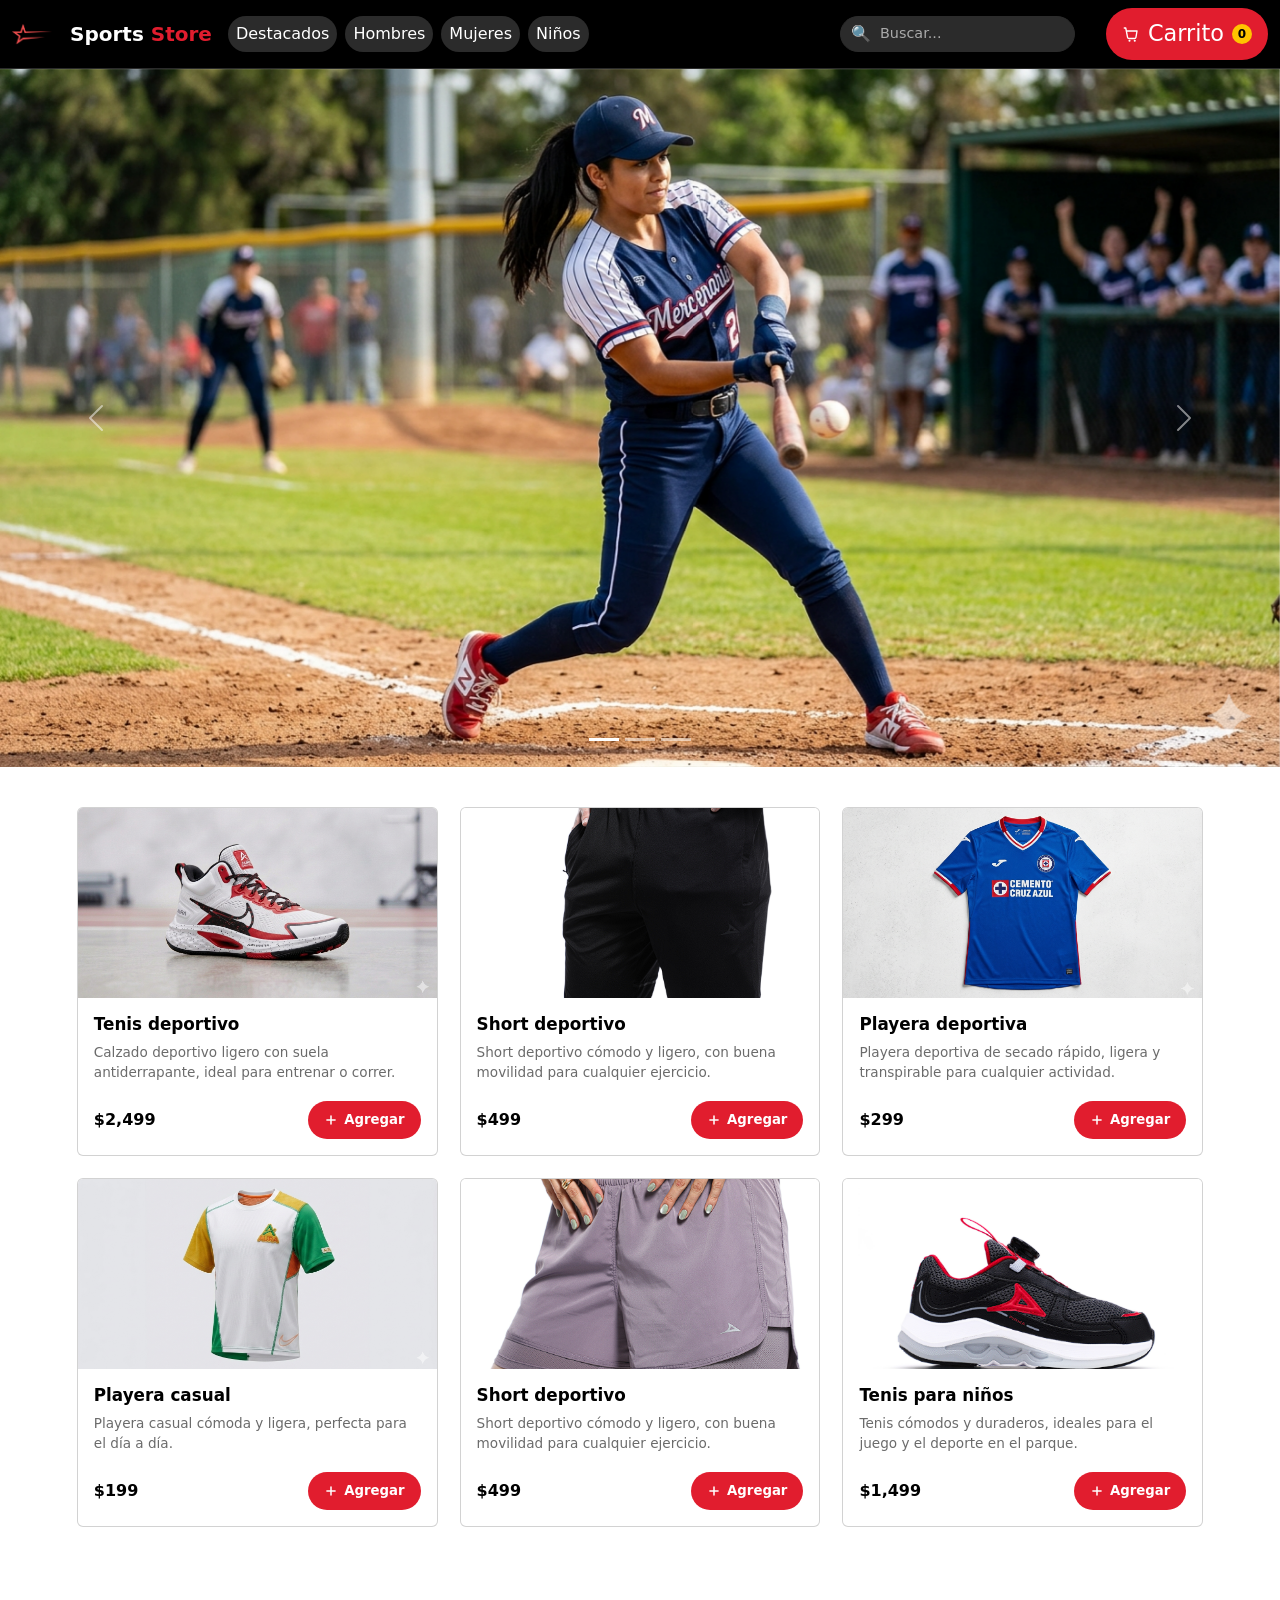
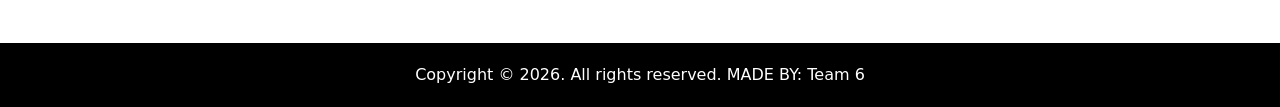
<file: index.html>
<!DOCTYPE html>
<html lang="en">

<head>
    <meta charset="UTF-8">
    <meta name="viewport" content="width=device-width, initial-scale=1.0">
    <title>Document</title>
    <link rel="stylesheet" href="style.css">
    <link href="https://cdn.jsdelivr.net/npm/bootstrap@5.3.8/dist/css/bootstrap.min.css" rel="stylesheet"
        integrity="sha384-sRIl4kxILFvY47J16cr9ZwB07vP4J8+LH7qKQnuqkuIAvNWLzeN8tE5YBujZqJLB" crossorigin="anonymous">
</head>

<body class="d-flex flex-column min-vh-100">
  <!-- Inicia el Nav -->
    <nav class="navbar navbar-expand-lg">
        <div class="container-fluid">

            <a class="navbar-brand d-flex align-items-center" href="#">
                <div class="logo-wrapper">
                   
                    <img src="./Pictures/Sports store.png" alt="Logo" class="custom-logo">
                    <span class="ms-2">Sports <span class="text-red">Store</span></span>
                </div>
            </a>

            <!-- Botón Móvil -->
            <button class="navbar-toggler" type="button" data-bs-toggle="collapse" data-bs-target="#navbarNav">
                <span class="navbar-toggler-icon"></span>
            </button>

            <div class="collapse navbar-collapse" id="navbarNav">
                <ul class="navbar-nav me-auto mb-2 mb-lg-0">
                    <li class="nav-item"><a class="nav-link" href="#">Destacados</a></li>
                    <li class="nav-item"><a class="nav-link" href="#">Hombres</a></li>
                    <li class="nav-item"><a class="nav-link" href="#">Mujeres</a></li>
                    <li class="nav-item"><a class="nav-link" href="#">Niños</a></li>
                </ul>


                <div class="d-flex align-items-center">
                    <form class="search-container me-3" role="search">
                        <span class="search-icon">🔍</span>
                        <input class="form-control" type="search" placeholder="Buscar...">
                    </form>
                    <div class="cart-icon">
                          <button class="cart-btn" id="cartToggle" aria-label="Abrir carrito">
                            <svg viewBox="0 0 24 24" fill="none" stroke="currentColor" stroke-width="1.8"><path d="M3 4h2l2.4 12.4a2 2 0 0 0 2 1.6h7.2a2 2 0 0 0 2-1.6L20 8H6" stroke-linecap="round" stroke-linejoin="round"/><circle cx="10" cy="21" r="1.4" fill="currentColor" stroke="none"/><circle cx="17" cy="21" r="1.4" fill="currentColor" stroke="none"/></svg>
                            <span>Carrito</span>
                            <span class="cart-count mono" id="cartCount">0</span>
                        </button>
                    </div>
                </div>
            </div>
        </div>
    </nav>
    <!-- Termina el Nav -->

   
    <main class="flex-grow-1">
        <!--******primer carrusel***********************************************-->
        <div id="carouselExampleIndicators" class="carousel slide">
            <div class="carousel-indicators">
            <button
                type="button"
                data-bs-target="#carouselExampleIndicators"
                data-bs-slide-to="0"
                class="active"
                aria-current="true"
                aria-label="Slide 1"
            ></button>
            <button
                type="button"
                data-bs-target="#carouselExampleIndicators"
                data-bs-slide-to="1"
                aria-label="Slide 2"
            ></button>
            <button
                type="button"
                data-bs-target="#carouselExampleIndicators"
                data-bs-slide-to="2"
                aria-label="Slide 3"
            ></button>
            </div>
            <div class="carousel-inner">
            <div class="carousel-item active">
                <img
                src="./Pictures/Nujer_bateando.png"
                class="d-block w-100"
                alt="../"
                />
            </div>
            <div class="carousel-item">
                <img
                src="./Pictures/Hombre_corriendo.png"
                class="d-block w-100"
                alt="..."
                />
            </div>
            <div class="carousel-item">
                <img
                src="./Pictures/TenisNegroYDorado.png"
                class="d-block w-100"
                alt="..."
                />
            </div>
            </div>
            <div class="container">
            <button
            class="carousel-control-prev"
            type="button"
            data-bs-target="#carouselExampleIndicators"
            data-bs-slide="prev"
            >
            <span class="carousel-control-prev-icon" aria-hidden="true"></span>
            <span class="visually-hidden">Previous</span>
            </button>
            <button
            class="carousel-control-next"
            type="button"
            data-bs-target="#carouselExampleIndicators"
            data-bs-slide="next"
            >
            <span class="carousel-control-next-icon" aria-hidden="true"></span>
            <span class="visually-hidden">Next</span>
            </button>
            </div>
        </div>
    
    </div>
    </main>
    
     <!--Carrito-->
    <section class="products" id="productos">
            <div class="grid" id="productGrid"></div>
            </section>

            <div class="overlay" id="overlay"></div>
            <aside class="drawer" id="drawer" aria-label="Carrito de compras">
            <div class="drawer-head">
                <h2>Tu carrito</h2>
                <button class="close-btn" id="closeCart" aria-label="Cerrar carrito">
                <svg viewBox="0 0 24 24" fill="none" stroke="currentColor" stroke-width="2"><path d="M6 6l12 12M18 6L6 18" stroke-linecap="round"/></svg>
                </button>
            </div>
            <div class="drawer-items" id="drawerItems"></div>
            <div class="drawer-foot" id="drawerFoot"></div>
    </aside>
    <!--Fin de Carrito-->



     <!--Pie de página-->
    <footer class="footer text-center mt-3">
        <div class="container">
            <p>Copyright &copy; 2026. All rights reserved. <span class="text-danger"></span>MADE BY: Team 6</p>
        </div>

    </footer>
    <!--Fin de página-->


    <script src="script.js"></script>
    <script src="https://cdn.jsdelivr.net/npm/bootstrap@5.3.8/dist/js/bootstrap.bundle.min.js" integrity="sha384-FKyoEForCGlyvwx9Hj09JcYn3nv7wiPVlz7YYwJrWVcXK/BmnVDxM+D2scQbITxI" crossorigin="anonymous"></script>
</body>

</html>
</file>
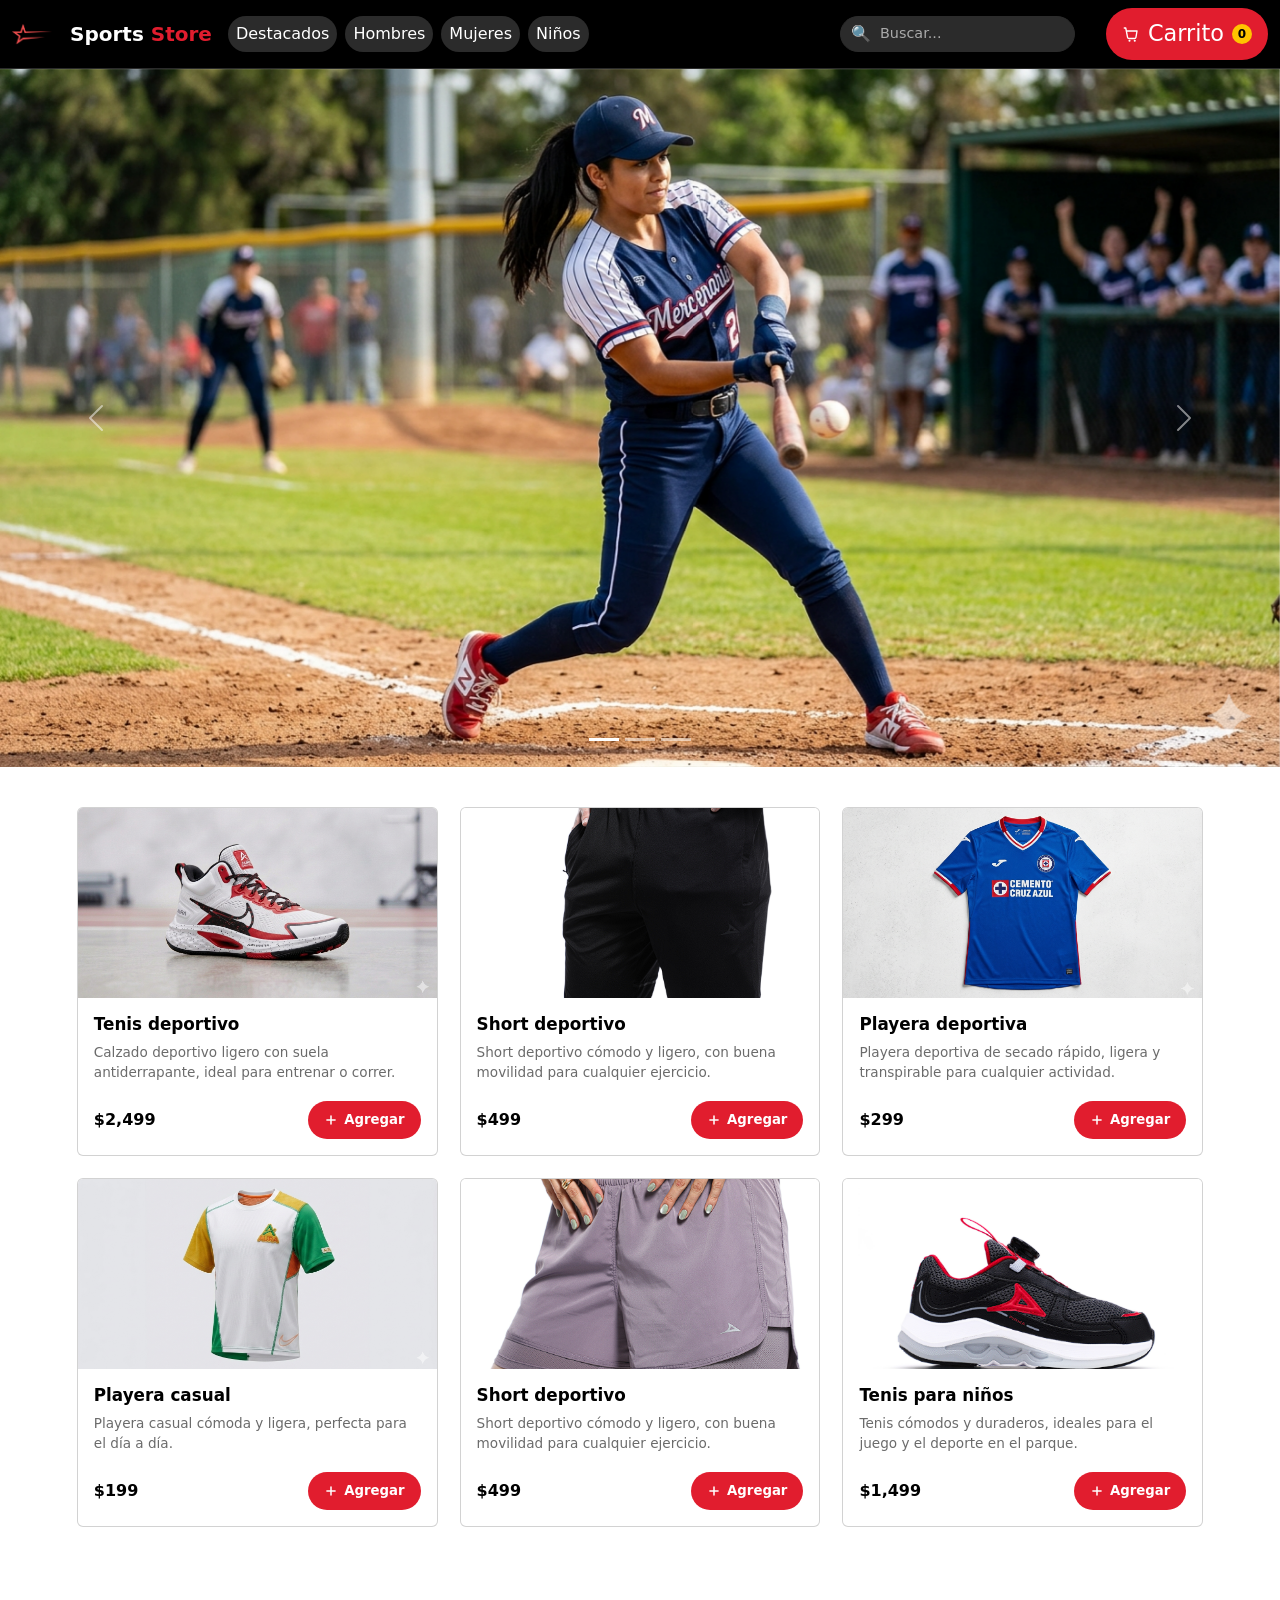
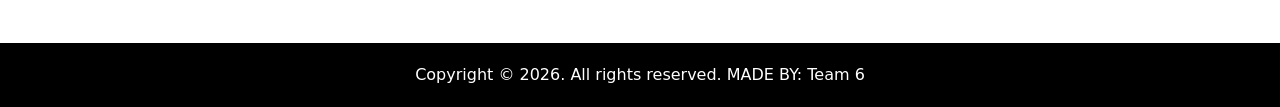
<file: TiendaDeportiva/index.html>
<!DOCTYPE html>
<html lang="en">

<head>
    <meta charset="UTF-8">
    <meta name="viewport" content="width=device-width, initial-scale=1.0">
    <title>Document</title>
    <link rel="stylesheet" href="style.css">
    <link href="https://cdn.jsdelivr.net/npm/bootstrap@5.3.8/dist/css/bootstrap.min.css" rel="stylesheet"
        integrity="sha384-sRIl4kxILFvY47J16cr9ZwB07vP4J8+LH7qKQnuqkuIAvNWLzeN8tE5YBujZqJLB" crossorigin="anonymous">
</head>

<body class="d-flex flex-column min-vh-100">
  <!-- Inicia el Nav -->
    <nav class="navbar navbar-expand-lg">
        <div class="container-fluid">

            <a class="navbar-brand d-flex align-items-center" href="#">
                <div class="logo-wrapper">
                   
                    <img src="/Pictures/Sports store.png" alt="Logo" class="custom-logo">
                    <span class="ms-2">Sports <span class="text-red">Store</span></span>
                </div>
            </a>

            <!-- Botón Móvil -->
            <button class="navbar-toggler" type="button" data-bs-toggle="collapse" data-bs-target="#navbarNav">
                <span class="navbar-toggler-icon"></span>
            </button>

            <div class="collapse navbar-collapse" id="navbarNav">
                <ul class="navbar-nav me-auto mb-2 mb-lg-0">
                    <li class="nav-item"><a class="nav-link" href="#">Destacados</a></li>
                    <li class="nav-item"><a class="nav-link" href="#">Hombres</a></li>
                    <li class="nav-item"><a class="nav-link" href="#">Mujeres</a></li>
                    <li class="nav-item"><a class="nav-link" href="#">Niños</a></li>
                </ul>


                <div class="d-flex align-items-center">
                    <form class="search-container me-3" role="search">
                        <span class="search-icon">🔍</span>
                        <input class="form-control" type="search" placeholder="Buscar...">
                    </form>
                    <div class="cart-icon">
                          <button class="cart-btn" id="cartToggle" aria-label="Abrir carrito">
                            <svg viewBox="0 0 24 24" fill="none" stroke="currentColor" stroke-width="1.8"><path d="M3 4h2l2.4 12.4a2 2 0 0 0 2 1.6h7.2a2 2 0 0 0 2-1.6L20 8H6" stroke-linecap="round" stroke-linejoin="round"/><circle cx="10" cy="21" r="1.4" fill="currentColor" stroke="none"/><circle cx="17" cy="21" r="1.4" fill="currentColor" stroke="none"/></svg>
                            <span>Carrito</span>
                            <span class="cart-count mono" id="cartCount">0</span>
                        </button>
                    </div>
                </div>
            </div>
        </div>
    </nav>
    <!-- Termina el Nav -->

   
    <main class="flex-grow-1">
        <!--******primer carrusel***********************************************-->
        <div id="carouselExampleIndicators" class="carousel slide">
            <div class="carousel-indicators">
            <button
                type="button"
                data-bs-target="#carouselExampleIndicators"
                data-bs-slide-to="0"
                class="active"
                aria-current="true"
                aria-label="Slide 1"
            ></button>
            <button
                type="button"
                data-bs-target="#carouselExampleIndicators"
                data-bs-slide-to="1"
                aria-label="Slide 2"
            ></button>
            <button
                type="button"
                data-bs-target="#carouselExampleIndicators"
                data-bs-slide-to="2"
                aria-label="Slide 3"
            ></button>
            </div>
            <div class="carousel-inner">
            <div class="carousel-item active">
                <img
                src="../Pictures/Nujer_bateando.png"
                class="d-block w-100"
                alt="../"
                />
            </div>
            <div class="carousel-item">
                <img
                src="../Pictures/Hombre_corriendo.png"
                class="d-block w-100"
                alt="..."
                />
            </div>
            <div class="carousel-item">
                <img
                src="../Pictures/TenisNegroYDorado.png"
                class="d-block w-100"
                alt="..."
                />
            </div>
            </div>
            <div class="container">
            <button
            class="carousel-control-prev"
            type="button"
            data-bs-target="#carouselExampleIndicators"
            data-bs-slide="prev"
            >
            <span class="carousel-control-prev-icon" aria-hidden="true"></span>
            <span class="visually-hidden">Previous</span>
            </button>
            <button
            class="carousel-control-next"
            type="button"
            data-bs-target="#carouselExampleIndicators"
            data-bs-slide="next"
            >
            <span class="carousel-control-next-icon" aria-hidden="true"></span>
            <span class="visually-hidden">Next</span>
            </button>
            </div>
        </div>
    
    </div>
    </main>
    
     <!--Carrito-->
    <section class="products" id="productos">
            <div class="grid" id="productGrid"></div>
            </section>

            <div class="overlay" id="overlay"></div>
            <aside class="drawer" id="drawer" aria-label="Carrito de compras">
            <div class="drawer-head">
                <h2>Tu carrito</h2>
                <button class="close-btn" id="closeCart" aria-label="Cerrar carrito">
                <svg viewBox="0 0 24 24" fill="none" stroke="currentColor" stroke-width="2"><path d="M6 6l12 12M18 6L6 18" stroke-linecap="round"/></svg>
                </button>
            </div>
            <div class="drawer-items" id="drawerItems"></div>
            <div class="drawer-foot" id="drawerFoot"></div>
    </aside>
    <!--Fin de Carrito-->



     <!--Pie de página-->
    <footer class="footer text-center mt-3">
        <div class="container">
            <p>Copyright &copy; 2026. All rights reserved. <span class="text-danger"></span>MADE BY: Team 6</p>
        </div>

    </footer>
    <!--Fin de página-->


    <script src="script.js"></script>
    <script src="https://cdn.jsdelivr.net/npm/bootstrap@5.3.8/dist/js/bootstrap.bundle.min.js" integrity="sha384-FKyoEForCGlyvwx9Hj09JcYn3nv7wiPVlz7YYwJrWVcXK/BmnVDxM+D2scQbITxI" crossorigin="anonymous"></script>
</body>

</html>
</file>
<file: style.css>
/* =========================================================
   TIENDA — HOJA DE ESTILOS UNIFICADA
   Estructura: Header (navbar + carrito) > Contenido > Footer
   Paleta: negro, rojo, gris y amarillo sobre fondo blanco
   ========================================================= */

/* ---------- 0. Tokens de diseño ---------- */
:root {
  --black:  #000000;
  --red:    #e11d2e;
  --yellow: #ffc400;
  --gray:       #6b6b6b;   /* texto/gris medio sobre fondo blanco */
  --gray-light: #e4e4e4;   /* bordes y fondos sutiles */
  --gray-dark:  #2b2b2b;   /* superficies oscuras (navbar, footer) */
  --white:  #ffffff;

  --radius:      10px;   /* tarjetas, inputs, drawer */
  --radius-pill: 999px;  /* botones, chips, iconos redondos */

  --font-base: 'Inter', sans-serif;
}

/* ---------- 1. Reset y base ---------- */
*{ box-sizing: border-box; }
html, body{ margin: 0; padding: 0; width: 100%; height: 100%; }

body{
  background: var(--white);
  color: var(--black);
  font-family: var(--font-base);
  -webkit-font-smoothing: antialiased;
}

a{ color: inherit; text-decoration: none; }
button{
  font-family: inherit;
  cursor: pointer;
  border: none;
  background: none;
  color: inherit;
}

@media (prefers-reduced-motion: reduce){
  *{ transition: none !important; animation: none !important; }
}

/* =========================================================
   2. HEADER  (navbar + logo + buscador + carrito)
   ========================================================= */
header,
.navbar{
  display: flex;
  align-items: center;
  justify-content: space-between;
  gap: 16px;
  padding: 14px 6vw;
  background: var(--black) !important;
  color: var(--white);
  border-bottom: 1px solid var(--gray-dark);
  box-shadow: 0 2px 10px rgba(0,0,0,0.15);
}

/* --- Logo y marca --- */
.logo-wrapper{
  position: relative;
  display: flex;
  align-items: center;
  gap: 10px;
}
.custom-logo{
  width: 40px;
  height: auto;
  display: block;
  object-fit: contain;
}
.navbar-brand{
  color: var(--white) !important;
  font-weight: 700;
  font-size: 1.2rem;
}

/* Tooltip de marca — acento amarillo en vez del azul original */
.brand-tooltip{
  position: absolute;
  top: -40px;
  left: 50%;
  transform: translateX(-50%);
  background-color: var(--yellow);
  color: var(--black);
  padding: 4px 8px;
  border-radius: var(--radius);
  font-size: 0.75rem;
  font-weight: 700;
  white-space: nowrap;
  z-index: 10;
}
.brand-tooltip::after{
  content: '';
  position: absolute;
  bottom: -4px;
  left: 50%;
  transform: translateX(-50%);
  border-width: 4px;
  border-style: solid;
  border-color: var(--yellow) transparent transparent transparent;
}

/* --- Menú de navegación --- */
.nav-item .nav-link{
  background-color: var(--gray-dark);
  color: var(--white) !important;
  border-radius: var(--radius-pill);
  padding: 6px 16px;
  margin-right: 8px;
  transition: background 0.3s;
}
.nav-item .nav-link:hover{
  background-color: var(--red);
}

/* --- Buscador --- */
.search-container{
  background-color: var(--gray-dark);
  border-radius: var(--radius-pill);
  padding: 2px 10px;
  display: flex;
  align-items: center;
  border: 1px solid var(--gray-dark);
}
.search-container input{
  background: transparent;
  border: none;
  color: var(--white);
  box-shadow: none;
  font-size: 0.9rem;
  padding: 4px;
}
.search-container input::placeholder{ color: #aaa; }
.search-container input:focus{
  background: transparent;
  color: var(--white);
  outline: none;
}
.search-icon{ color: #aaa; margin-right: 5px; }

/* --- Botón móvil (hamburguesa) --- */
.navbar-toggler{
  border: 1px solid rgba(255,255,255,0.3) !important;
  background-color: rgba(255,255,255,0.1) !important;
  padding: 0.5rem 0.75rem;
  border-radius: var(--radius);
}
.navbar-toggler-icon{
  background-image: url("data:image/svg+xml,%3csvg xmlns='http://www.w3.org/2000/svg' viewBox='0 0 30 30'%3e%3cpath stroke='rgba(255, 255, 255, 1)' stroke-linecap='round' stroke-miterlimit='10' stroke-width='2' d='M4 7h22M4 15h22M4 23h22'/%3e%3c/svg%3e") !important;
}
.navbar-toggler:hover{
  background-color: rgba(255,255,255,0.2) !important;
  border-color: rgba(255,255,255,0.5) !important;
}

/* --- Carrito (icono + botón dentro del header) --- */
.cart-icon{
  color: var(--yellow);
  font-size: 1.4rem;
  margin-left: 15px;
  cursor: pointer;
}

.cart-btn{
  position: relative;
  display: flex;
  align-items: center;
  gap: 8px;
  padding: 9px 16px;
  border-radius: var(--radius-pill);
  background: var(--red);
  color: var(--white);
  transition: opacity .15s ease;
}
.cart-btn:hover{ opacity: 0.85; }
.cart-btn svg{ width: 18px; height: 18px; }

.cart-count{
  background: var(--yellow);
  color: var(--black);
  font-weight: 700;
  font-size: 0.75rem;
  min-width: 20px;
  height: 20px;
  border-radius: var(--radius-pill);
  display: flex;
  align-items: center;
  justify-content: center;
  padding: 0 5px;
  transition: transform .25s cubic-bezier(.34,1.56,.64,1);
}
.cart-count.bump{ transform: scale(1.35); }

/* Foco visible accesible (header y globalmente) */
.cart-btn:focus-visible,
button:focus-visible{
  outline: 2px solid var(--yellow);
  outline-offset: 2px;
}

.text-red{ color: var(--red) !important; }

/* =========================================================
   3. CONTENIDO  (catálogo de productos)
   ========================================================= */
.products{
  max-width: 1280px;
  margin: 0 auto;
  padding: 40px 6vw 100px;
  background: var(--white);
}

.grid{
  display: grid;
  grid-template-columns: repeat(3, 1fr);
  gap: 22px;
}
@media (max-width: 980px){ .grid{ grid-template-columns: repeat(2,1fr); } }
@media (max-width: 620px){ .grid{ grid-template-columns: 1fr; } }

.card{
  background: var(--white);
  border: 1px solid var(--gray-light);
  border-radius: var(--radius);
  overflow: hidden;
  display: flex;
  flex-direction: column;
}

.card-art{
  background: var(--gray-light);
  height: 190px;
  overflow: hidden;
}
.card-art img{
  width: 100%;
  height: 100%;
  object-fit: cover;
  display: block;
}

.card-body{
  padding: 16px 18px 18px;
  display: flex;
  flex-direction: column;
  gap: 8px;
  flex: 1;
}
.card-body h3{
  font-size: 1.05rem;
  font-weight: 600;
  margin: 0;
  color: var(--black);
}
.card-body p{
  font-size: 0.85rem;
  line-height: 1.5;
  color: var(--gray);
  margin: 0;
  flex: 1;
}
.card-foot{
  display: flex;
  align-items: center;
  justify-content: space-between;
  margin-top: 10px;
}
.price{
  font-weight: 700;
  font-size: 1rem;
  color: var(--black);
}
.add-btn{
  background: var(--red);
  color: var(--white);
  padding: 9px 16px;
  border-radius: var(--radius-pill);
  font-size: 0.83rem;
  font-weight: 600;
  display: flex;
  align-items: center;
  gap: 6px;
  transition: opacity .18s ease;
}
.add-btn:hover{ opacity: 0.85; }
.add-btn.added{ background: var(--gray-dark); }
.add-btn svg{ width: 14px; height: 14px; }

/* ---------- Panel lateral del carrito ---------- */
.overlay{
  position: fixed; inset: 0;
  background: rgba(0,0,0,0.6);
  opacity: 0;
  pointer-events: none;
  transition: opacity .3s ease;
  z-index: 90;
}
.overlay.open{ opacity: 1; pointer-events: auto; }

.drawer{
  position: fixed;
  top: 0; right: 0;
  height: 100%;
  width: min(400px, 92vw);
  background: var(--white);
  color: var(--black);
  border-left: 1px solid var(--gray-light);
  z-index: 95;
  transform: translateX(100%);
  transition: transform .35s cubic-bezier(.65,0,.35,1);
  display: flex;
  flex-direction: column;
}
.drawer.open{ transform: translateX(0); }

.drawer-head{
  padding: 22px 22px 16px;
  border-bottom: 1px solid var(--gray-light);
  display: flex;
  align-items: center;
  justify-content: space-between;
}
.drawer-head h2{
  font-size: 1.3rem;
  margin: 0;
  font-weight: 700;
  color: var(--black);
}
.close-btn{
  width: 32px; height: 32px;
  border-radius: var(--radius-pill);
  display: flex; align-items: center; justify-content: center;
  background: var(--gray-light);
  color: var(--black);
}
.close-btn:hover{ opacity: 0.85; }
.close-btn svg{ width: 15px; height: 15px; }

.drawer-items{
  flex: 1;
  overflow-y: auto;
  padding: 8px 22px;
}

.empty-cart{
  height: 100%;
  display: flex;
  flex-direction: column;
  align-items: center;
  justify-content: center;
  text-align: center;
  gap: 14px;
  padding: 40px 20px;
}
.empty-cart svg{ width: 52px; height: 52px; color: var(--gray); }
.empty-cart p{
  margin: 0;
  font-size: 0.9rem;
  max-width: 24ch;
  line-height: 1.5;
  color: var(--gray);
}

.cart-item{
  display: flex;
  gap: 12px;
  padding: 16px 0;
  border-bottom: 1px solid var(--gray-light);
}
.cart-item-art{
  width: 62px; height: 62px;
  background: var(--gray-light);
  border-radius: var(--radius);
  flex-shrink: 0;
  overflow: hidden;
}
.cart-item-art img{
  width: 100%;
  height: 100%;
  object-fit: cover;
  display: block;
}

.cart-item-info{ flex: 1; min-width: 0; }
.cart-item-info h4{
  margin: 0 0 4px;
  font-size: 0.95rem;
  font-weight: 600;
  color: var(--black);
}
.cart-item-info .desc{
  font-size: 0.76rem;
  color: var(--gray);
  line-height: 1.4;
  margin: 0 0 8px;
  display: -webkit-box;
  -webkit-line-clamp: 2;
  line-clamp: 2;
  -webkit-box-orient: vertical;
  overflow: hidden;
}
.cart-item-row{
  display: flex;
  align-items: center;
  justify-content: space-between;
}
.qty-control{
  display: flex;
  align-items: center;
  gap: 10px;
  border: 1px solid var(--gray-light);
  border-radius: var(--radius-pill);
  padding: 3px 4px;
}
.qty-btn{
  width: 22px; height: 22px;
  border-radius: var(--radius-pill);
  display: flex; align-items: center; justify-content: center;
  font-size: 0.95rem;
  background: var(--gray-light);
  color: var(--black);
}
.qty-btn:hover{ opacity: 0.85; }
.qty-btn:disabled{ opacity: 0.3; cursor: not-allowed; }
.qty-val{ font-size: 0.85rem; min-width: 14px; text-align: center; }
.max-note{
  font-size: 0.72rem;
  color: var(--red);
  margin: 4px 0 0;
}

.item-line-price{
  font-size: 0.86rem;
  font-weight: 700;
  color: var(--black);
}
.remove-btn{
  color: var(--gray);
  font-size: 0.76rem;
  text-decoration: underline;
  margin-top: 6px;
}
.remove-btn:hover{ color: var(--red); }

.drawer-foot{
  padding: 18px 22px 24px;
  border-top: 1px solid var(--gray-light);
}
.subtotal-row{
  display: flex;
  justify-content: space-between;
  align-items: baseline;
  margin-bottom: 16px;
}
.subtotal-row span:first-child{ font-size: 0.9rem; color: var(--gray); }
.subtotal-row span:last-child{
  font-size: 1.3rem;
  font-weight: 700;
  color: var(--black);
}
.checkout-btn{
  width: 100%;
  background: var(--red);
  color: var(--white);
  padding: 14px;
  border-radius: var(--radius-pill);
  font-size: 1rem;
  font-weight: 700;
  transition: opacity .18s ease;
}
.checkout-btn:hover{ opacity: 0.85; }
.checkout-note{
  text-align: center;
  font-size: 0.74rem;
  color: var(--gray);
  margin-top: 10px;
}

/* =========================================================
   4. FOOTER
   ========================================================= */
.footer{
  background-color: var(--black);
  color: var(--white);
  width: 100%;
  padding: 20px 0;
  text-align: center;
}
.footer p{
  margin-bottom: 0;
  font-size: 1rem;
}
</file>
<file: TiendaDeportiva/style.css>
/* =========================================================
   TIENDA — HOJA DE ESTILOS UNIFICADA
   Estructura: Header (navbar + carrito) > Contenido > Footer
   Paleta: negro, rojo, gris y amarillo sobre fondo blanco
   ========================================================= */

/* ---------- 0. Tokens de diseño ---------- */
:root {
  --black:  #000000;
  --red:    #e11d2e;
  --yellow: #ffc400;
  --gray:       #6b6b6b;   /* texto/gris medio sobre fondo blanco */
  --gray-light: #e4e4e4;   /* bordes y fondos sutiles */
  --gray-dark:  #2b2b2b;   /* superficies oscuras (navbar, footer) */
  --white:  #ffffff;

  --radius:      10px;   /* tarjetas, inputs, drawer */
  --radius-pill: 999px;  /* botones, chips, iconos redondos */

  --font-base: 'Inter', sans-serif;
}

/* ---------- 1. Reset y base ---------- */
*{ box-sizing: border-box; }
html, body{ margin: 0; padding: 0; width: 100%; height: 100%; }

body{
  background: var(--white);
  color: var(--black);
  font-family: var(--font-base);
  -webkit-font-smoothing: antialiased;
}

a{ color: inherit; text-decoration: none; }
button{
  font-family: inherit;
  cursor: pointer;
  border: none;
  background: none;
  color: inherit;
}

@media (prefers-reduced-motion: reduce){
  *{ transition: none !important; animation: none !important; }
}

/* =========================================================
   2. HEADER  (navbar + logo + buscador + carrito)
   ========================================================= */
header,
.navbar{
  display: flex;
  align-items: center;
  justify-content: space-between;
  gap: 16px;
  padding: 14px 6vw;
  background: var(--black) !important;
  color: var(--white);
  border-bottom: 1px solid var(--gray-dark);
  box-shadow: 0 2px 10px rgba(0,0,0,0.15);
}

/* --- Logo y marca --- */
.logo-wrapper{
  position: relative;
  display: flex;
  align-items: center;
  gap: 10px;
}
.custom-logo{
  width: 40px;
  height: auto;
  display: block;
  object-fit: contain;
}
.navbar-brand{
  color: var(--white) !important;
  font-weight: 700;
  font-size: 1.2rem;
}

/* Tooltip de marca — acento amarillo en vez del azul original */
.brand-tooltip{
  position: absolute;
  top: -40px;
  left: 50%;
  transform: translateX(-50%);
  background-color: var(--yellow);
  color: var(--black);
  padding: 4px 8px;
  border-radius: var(--radius);
  font-size: 0.75rem;
  font-weight: 700;
  white-space: nowrap;
  z-index: 10;
}
.brand-tooltip::after{
  content: '';
  position: absolute;
  bottom: -4px;
  left: 50%;
  transform: translateX(-50%);
  border-width: 4px;
  border-style: solid;
  border-color: var(--yellow) transparent transparent transparent;
}

/* --- Menú de navegación --- */
.nav-item .nav-link{
  background-color: var(--gray-dark);
  color: var(--white) !important;
  border-radius: var(--radius-pill);
  padding: 6px 16px;
  margin-right: 8px;
  transition: background 0.3s;
}
.nav-item .nav-link:hover{
  background-color: var(--red);
}

/* --- Buscador --- */
.search-container{
  background-color: var(--gray-dark);
  border-radius: var(--radius-pill);
  padding: 2px 10px;
  display: flex;
  align-items: center;
  border: 1px solid var(--gray-dark);
}
.search-container input{
  background: transparent;
  border: none;
  color: var(--white);
  box-shadow: none;
  font-size: 0.9rem;
  padding: 4px;
}
.search-container input::placeholder{ color: #aaa; }
.search-container input:focus{
  background: transparent;
  color: var(--white);
  outline: none;
}
.search-icon{ color: #aaa; margin-right: 5px; }

/* --- Botón móvil (hamburguesa) --- */
.navbar-toggler{
  border: 1px solid rgba(255,255,255,0.3) !important;
  background-color: rgba(255,255,255,0.1) !important;
  padding: 0.5rem 0.75rem;
  border-radius: var(--radius);
}
.navbar-toggler-icon{
  background-image: url("data:image/svg+xml,%3csvg xmlns='http://www.w3.org/2000/svg' viewBox='0 0 30 30'%3e%3cpath stroke='rgba(255, 255, 255, 1)' stroke-linecap='round' stroke-miterlimit='10' stroke-width='2' d='M4 7h22M4 15h22M4 23h22'/%3e%3c/svg%3e") !important;
}
.navbar-toggler:hover{
  background-color: rgba(255,255,255,0.2) !important;
  border-color: rgba(255,255,255,0.5) !important;
}

/* --- Carrito (icono + botón dentro del header) --- */
.cart-icon{
  color: var(--yellow);
  font-size: 1.4rem;
  margin-left: 15px;
  cursor: pointer;
}

.cart-btn{
  position: relative;
  display: flex;
  align-items: center;
  gap: 8px;
  padding: 9px 16px;
  border-radius: var(--radius-pill);
  background: var(--red);
  color: var(--white);
  transition: opacity .15s ease;
}
.cart-btn:hover{ opacity: 0.85; }
.cart-btn svg{ width: 18px; height: 18px; }

.cart-count{
  background: var(--yellow);
  color: var(--black);
  font-weight: 700;
  font-size: 0.75rem;
  min-width: 20px;
  height: 20px;
  border-radius: var(--radius-pill);
  display: flex;
  align-items: center;
  justify-content: center;
  padding: 0 5px;
  transition: transform .25s cubic-bezier(.34,1.56,.64,1);
}
.cart-count.bump{ transform: scale(1.35); }

/* Foco visible accesible (header y globalmente) */
.cart-btn:focus-visible,
button:focus-visible{
  outline: 2px solid var(--yellow);
  outline-offset: 2px;
}

.text-red{ color: var(--red) !important; }

/* =========================================================
   3. CONTENIDO  (catálogo de productos)
   ========================================================= */
.products{
  max-width: 1280px;
  margin: 0 auto;
  padding: 40px 6vw 100px;
  background: var(--white);
}

.grid{
  display: grid;
  grid-template-columns: repeat(3, 1fr);
  gap: 22px;
}
@media (max-width: 980px){ .grid{ grid-template-columns: repeat(2,1fr); } }
@media (max-width: 620px){ .grid{ grid-template-columns: 1fr; } }

.card{
  background: var(--white);
  border: 1px solid var(--gray-light);
  border-radius: var(--radius);
  overflow: hidden;
  display: flex;
  flex-direction: column;
}

.card-art{
  background: var(--gray-light);
  height: 190px;
  overflow: hidden;
}
.card-art img{
  width: 100%;
  height: 100%;
  object-fit: cover;
  display: block;
}

.card-body{
  padding: 16px 18px 18px;
  display: flex;
  flex-direction: column;
  gap: 8px;
  flex: 1;
}
.card-body h3{
  font-size: 1.05rem;
  font-weight: 600;
  margin: 0;
  color: var(--black);
}
.card-body p{
  font-size: 0.85rem;
  line-height: 1.5;
  color: var(--gray);
  margin: 0;
  flex: 1;
}
.card-foot{
  display: flex;
  align-items: center;
  justify-content: space-between;
  margin-top: 10px;
}
.price{
  font-weight: 700;
  font-size: 1rem;
  color: var(--black);
}
.add-btn{
  background: var(--red);
  color: var(--white);
  padding: 9px 16px;
  border-radius: var(--radius-pill);
  font-size: 0.83rem;
  font-weight: 600;
  display: flex;
  align-items: center;
  gap: 6px;
  transition: opacity .18s ease;
}
.add-btn:hover{ opacity: 0.85; }
.add-btn.added{ background: var(--gray-dark); }
.add-btn svg{ width: 14px; height: 14px; }

/* ---------- Panel lateral del carrito ---------- */
.overlay{
  position: fixed; inset: 0;
  background: rgba(0,0,0,0.6);
  opacity: 0;
  pointer-events: none;
  transition: opacity .3s ease;
  z-index: 90;
}
.overlay.open{ opacity: 1; pointer-events: auto; }

.drawer{
  position: fixed;
  top: 0; right: 0;
  height: 100%;
  width: min(400px, 92vw);
  background: var(--white);
  color: var(--black);
  border-left: 1px solid var(--gray-light);
  z-index: 95;
  transform: translateX(100%);
  transition: transform .35s cubic-bezier(.65,0,.35,1);
  display: flex;
  flex-direction: column;
}
.drawer.open{ transform: translateX(0); }

.drawer-head{
  padding: 22px 22px 16px;
  border-bottom: 1px solid var(--gray-light);
  display: flex;
  align-items: center;
  justify-content: space-between;
}
.drawer-head h2{
  font-size: 1.3rem;
  margin: 0;
  font-weight: 700;
  color: var(--black);
}
.close-btn{
  width: 32px; height: 32px;
  border-radius: var(--radius-pill);
  display: flex; align-items: center; justify-content: center;
  background: var(--gray-light);
  color: var(--black);
}
.close-btn:hover{ opacity: 0.85; }
.close-btn svg{ width: 15px; height: 15px; }

.drawer-items{
  flex: 1;
  overflow-y: auto;
  padding: 8px 22px;
}

.empty-cart{
  height: 100%;
  display: flex;
  flex-direction: column;
  align-items: center;
  justify-content: center;
  text-align: center;
  gap: 14px;
  padding: 40px 20px;
}
.empty-cart svg{ width: 52px; height: 52px; color: var(--gray); }
.empty-cart p{
  margin: 0;
  font-size: 0.9rem;
  max-width: 24ch;
  line-height: 1.5;
  color: var(--gray);
}

.cart-item{
  display: flex;
  gap: 12px;
  padding: 16px 0;
  border-bottom: 1px solid var(--gray-light);
}
.cart-item-art{
  width: 62px; height: 62px;
  background: var(--gray-light);
  border-radius: var(--radius);
  flex-shrink: 0;
  overflow: hidden;
}
.cart-item-art img{
  width: 100%;
  height: 100%;
  object-fit: cover;
  display: block;
}

.cart-item-info{ flex: 1; min-width: 0; }
.cart-item-info h4{
  margin: 0 0 4px;
  font-size: 0.95rem;
  font-weight: 600;
  color: var(--black);
}
.cart-item-info .desc{
  font-size: 0.76rem;
  color: var(--gray);
  line-height: 1.4;
  margin: 0 0 8px;
  display: -webkit-box;
  -webkit-line-clamp: 2;
  line-clamp: 2;
  -webkit-box-orient: vertical;
  overflow: hidden;
}
.cart-item-row{
  display: flex;
  align-items: center;
  justify-content: space-between;
}
.qty-control{
  display: flex;
  align-items: center;
  gap: 10px;
  border: 1px solid var(--gray-light);
  border-radius: var(--radius-pill);
  padding: 3px 4px;
}
.qty-btn{
  width: 22px; height: 22px;
  border-radius: var(--radius-pill);
  display: flex; align-items: center; justify-content: center;
  font-size: 0.95rem;
  background: var(--gray-light);
  color: var(--black);
}
.qty-btn:hover{ opacity: 0.85; }
.qty-btn:disabled{ opacity: 0.3; cursor: not-allowed; }
.qty-val{ font-size: 0.85rem; min-width: 14px; text-align: center; }
.max-note{
  font-size: 0.72rem;
  color: var(--red);
  margin: 4px 0 0;
}

.item-line-price{
  font-size: 0.86rem;
  font-weight: 700;
  color: var(--black);
}
.remove-btn{
  color: var(--gray);
  font-size: 0.76rem;
  text-decoration: underline;
  margin-top: 6px;
}
.remove-btn:hover{ color: var(--red); }

.drawer-foot{
  padding: 18px 22px 24px;
  border-top: 1px solid var(--gray-light);
}
.subtotal-row{
  display: flex;
  justify-content: space-between;
  align-items: baseline;
  margin-bottom: 16px;
}
.subtotal-row span:first-child{ font-size: 0.9rem; color: var(--gray); }
.subtotal-row span:last-child{
  font-size: 1.3rem;
  font-weight: 700;
  color: var(--black);
}
.checkout-btn{
  width: 100%;
  background: var(--red);
  color: var(--white);
  padding: 14px;
  border-radius: var(--radius-pill);
  font-size: 1rem;
  font-weight: 700;
  transition: opacity .18s ease;
}
.checkout-btn:hover{ opacity: 0.85; }
.checkout-note{
  text-align: center;
  font-size: 0.74rem;
  color: var(--gray);
  margin-top: 10px;
}

/* =========================================================
   4. FOOTER
   ========================================================= */
.footer{
  background-color: var(--black);
  color: var(--white);
  width: 100%;
  padding: 20px 0;
  text-align: center;
}
.footer p{
  margin-bottom: 0;
  font-size: 1rem;
}
</file>
